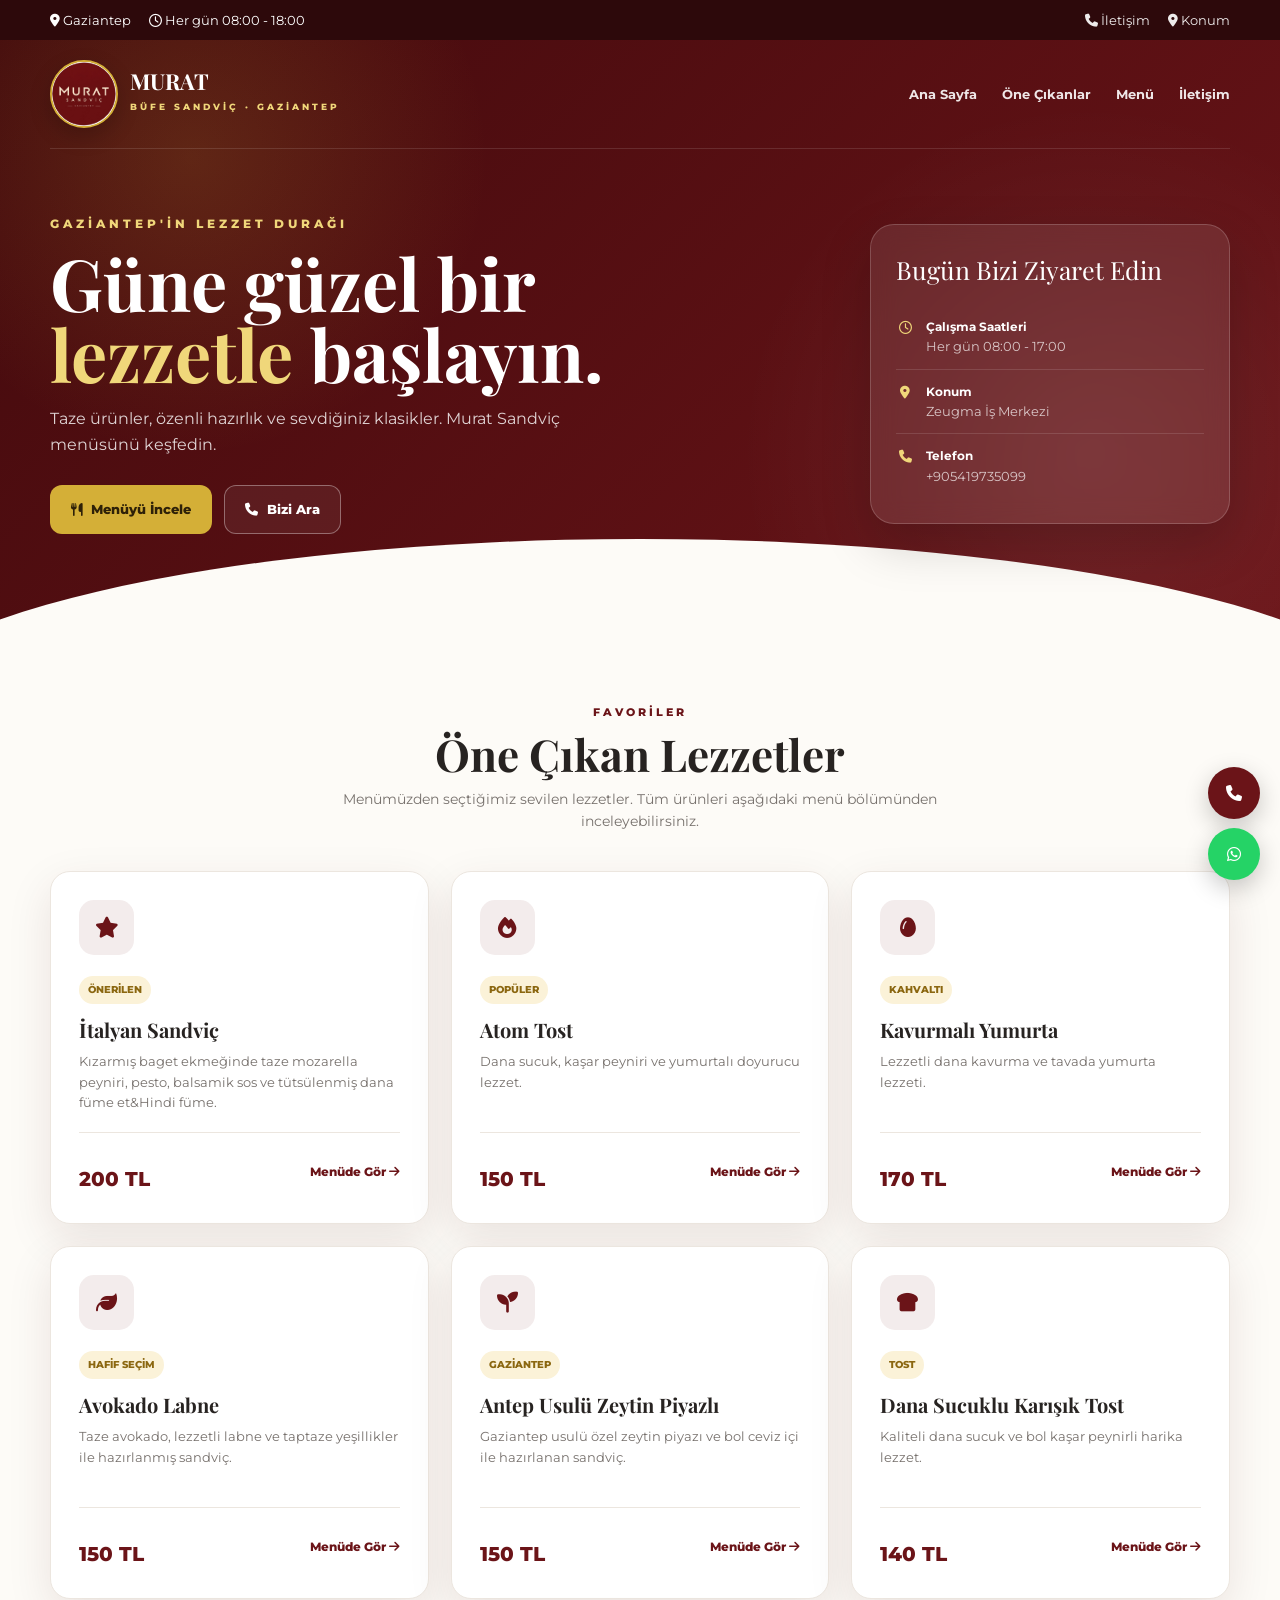
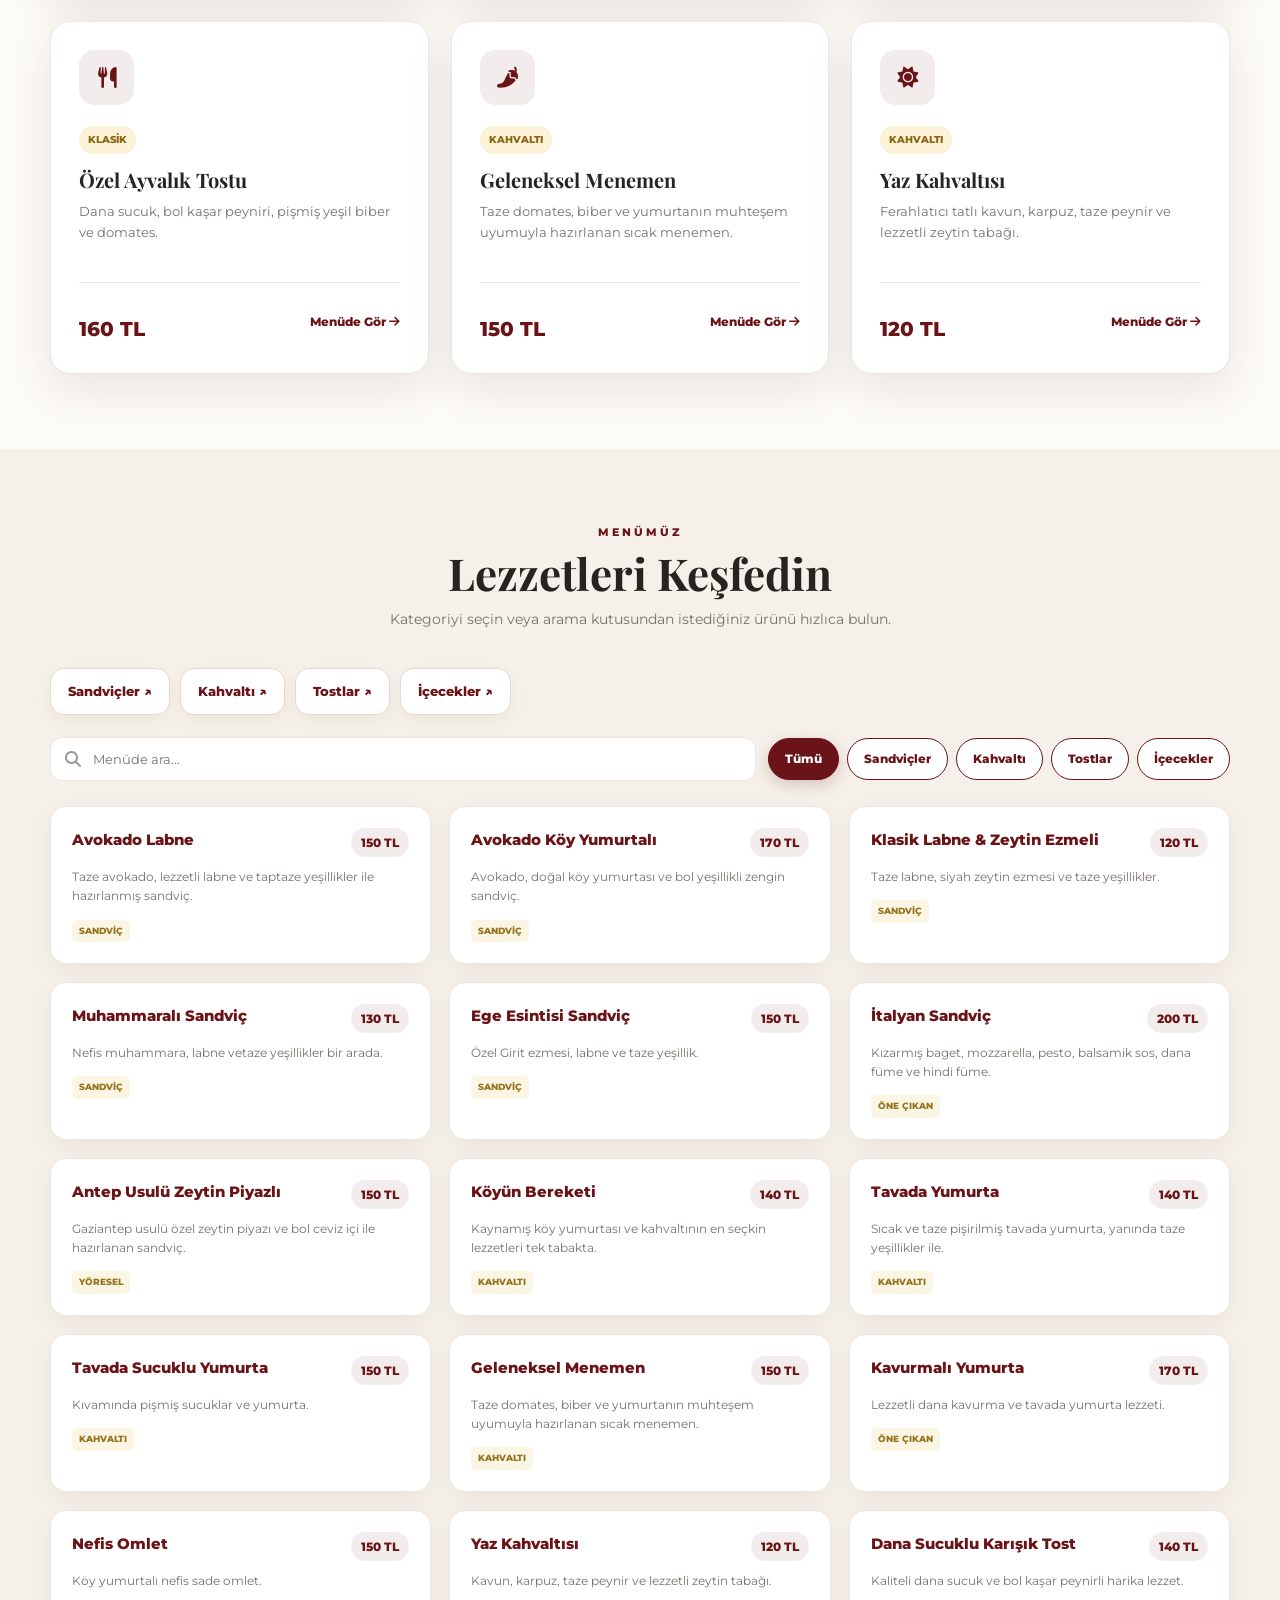
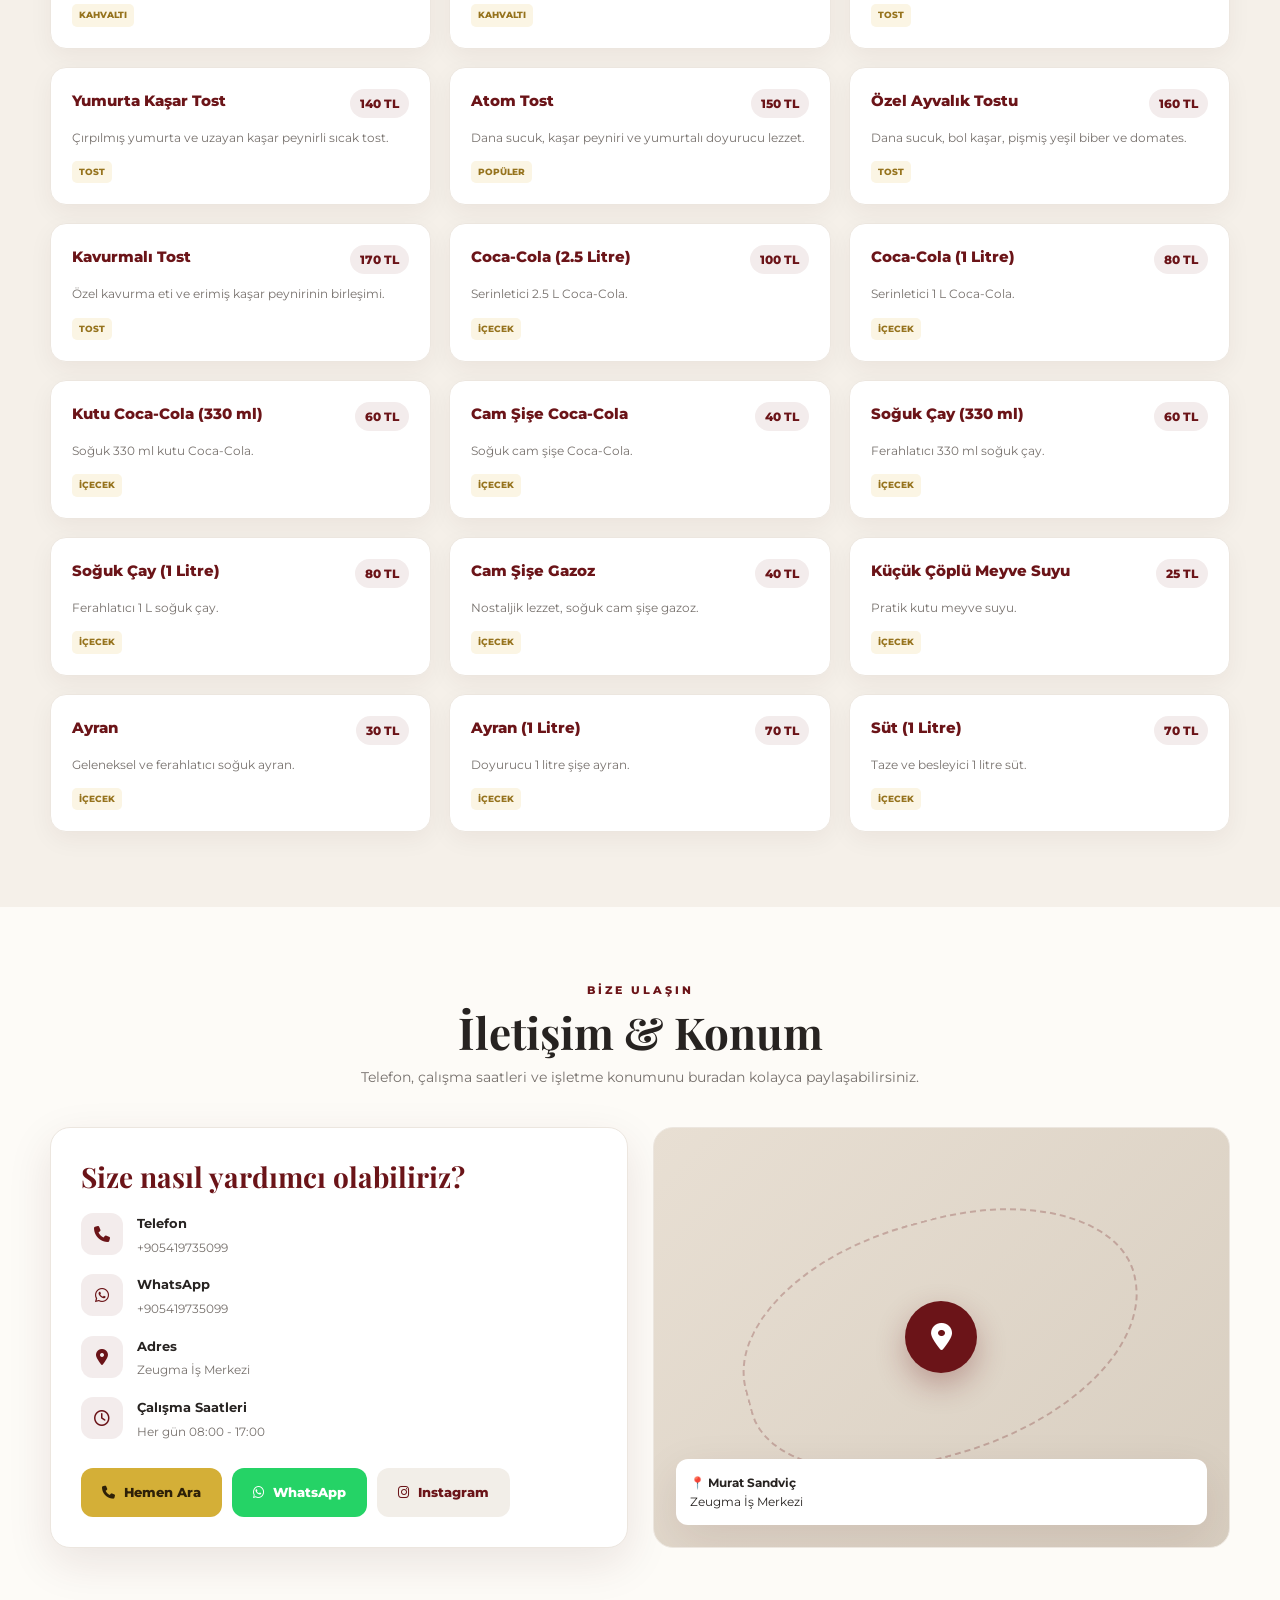
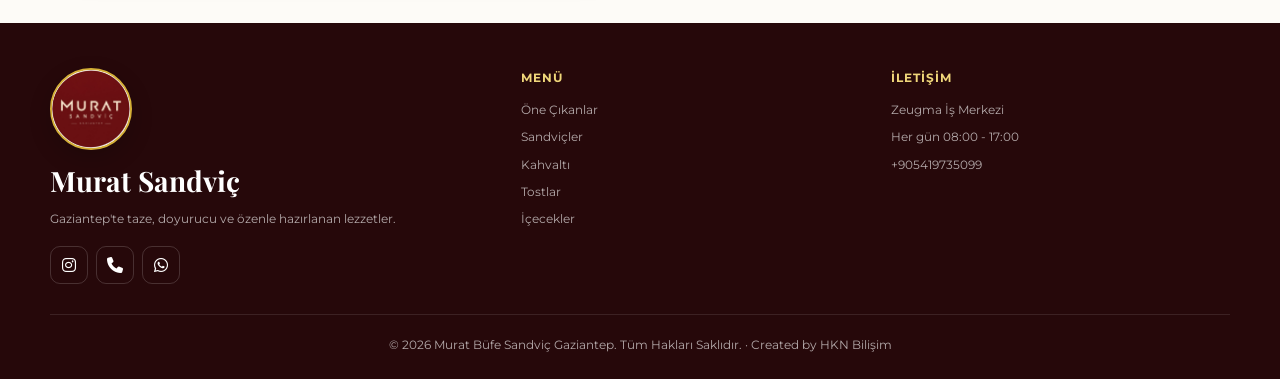
<file: index.html>
<!DOCTYPE html>
<html lang="tr">
<head>
<meta charset="UTF-8">
<meta name="viewport" content="width=device-width, initial-scale=1.0">
<meta name="theme-color" content="#6b1418">
<meta name="description" content="Murat Sandviç Gaziantep - Menü, öne çıkan lezzetler, iletişim ve güncel ürünler.">
<meta http-equiv="Cache-Control" content="no-cache, no-store, must-revalidate">
<meta http-equiv="Pragma" content="no-cache">
<meta http-equiv="Expires" content="0">
<title>MURAT BÜFE SANDVİÇ | Gaziantep Menü</title>

<link rel="preconnect" href="https://fonts.googleapis.com">
<link rel="preconnect" href="https://fonts.gstatic.com" crossorigin>
<link href="https://fonts.googleapis.com/css2?family=Montserrat:wght@400;500;600;700;800&family=Playfair+Display:wght@600;700;800&display=swap" rel="stylesheet">
<link rel="stylesheet" href="https://cdnjs.cloudflare.com/ajax/libs/font-awesome/6.5.2/css/all.min.css">

<style>
:root{
  --primary:#6b1418;
  --primary-dark:#430a0d;
  --primary-light:#8b2328;
  --gold:#d4af37;
  --gold-light:#f0d77a;
  --cream:#fdfbf7;
  --white:#fff;
  --text:#272321;
  --muted:#77716d;
  --line:#ece6df;
  --shadow:0 15px 45px rgba(65,20,20,.10);
  --radius:20px;
  --transition:.3s ease;
}
*{box-sizing:border-box;margin:0;padding:0}
html{scroll-behavior:smooth}
body{
  font-family:'Montserrat',sans-serif;background:var(--cream);color:var(--text);
  line-height:1.6;overflow-x:hidden;
}
a{text-decoration:none;color:inherit}
button{font:inherit}
.container{width:min(1180px,calc(100% - 36px));margin:auto}

/* TOP BAR */
.topbar{
  background:#2d090b;color:#fff;font-size:13px;
}
.topbar-inner{
  min-height:40px;display:flex;justify-content:space-between;align-items:center;gap:20px;
}
.topbar a{color:#fff;opacity:.92}.topbar a:hover{color:var(--gold-light)}
.topbar-left,.topbar-right{display:flex;gap:18px;align-items:center}

/* HEADER / HERO */
header{
  position:relative;overflow:hidden;color:#fff;
  background:
    radial-gradient(circle at 15% 20%,rgba(212,175,55,.16),transparent 25%),
    radial-gradient(circle at 85% 70%,rgba(255,255,255,.08),transparent 30%),
    linear-gradient(135deg,var(--primary-dark),var(--primary));
}
header:after{
  content:"";position:absolute;inset:auto -10% -90px -10%;height:180px;
  background:var(--cream);border-radius:50% 50% 0 0/100% 100% 0 0;
}
.nav{
  position:relative;z-index:3;display:flex;align-items:center;justify-content:space-between;
  padding:20px 0;border-bottom:1px solid rgba(255,255,255,.12);
}
.brand{display:flex;align-items:center;gap:12px;font-weight:800}

.brand-mark{
  width:68px;height:68px;border-radius:50%;overflow:hidden;
  border:2px solid var(--gold);background:#fff;display:block;flex:0 0 auto;
  box-shadow:0 8px 22px rgba(0,0,0,.20);
}
.brand-mark img{width:100%;height:100%;display:block;object-fit:cover}
.footer-logo{
  width:82px;height:82px;border-radius:50%;overflow:hidden;
  border:2px solid var(--gold);background:#fff;margin-bottom:12px;
  box-shadow:0 8px 22px rgba(0,0,0,.18);
}
.footer-logo img{width:100%;height:100%;display:block;object-fit:cover}

.brand-text strong{display:block;font-family:'Playfair Display',serif;font-size:22px;line-height:1}
.brand-text span{font-size:9px;letter-spacing:3px;color:var(--gold-light)}
.nav-links{display:flex;gap:25px;font-size:13px;font-weight:700}
.nav-links a{opacity:.9}.nav-links a:hover{color:var(--gold-light)}
.mobile-menu{display:none;border:0;background:transparent;color:#fff;font-size:23px}

.hero{
  min-height:480px;display:grid;grid-template-columns:1.1fr .9fr;align-items:center;
  gap:30px;position:relative;z-index:2;padding:60px 0 90px;
}
.eyebrow{color:var(--gold-light);letter-spacing:4px;font-size:12px;font-weight:800;text-transform:uppercase;margin-bottom:14px}
.hero h1{font:700 clamp(42px,6vw,72px)/.98 'Playfair Display',serif;margin-bottom:18px}
.hero h1 span{color:var(--gold-light)}
.hero p{max-width:600px;color:rgba(255,255,255,.82);font-size:16px}
.hero-actions{display:flex;gap:12px;flex-wrap:wrap;margin-top:28px}
.btn{
  display:inline-flex;align-items:center;justify-content:center;gap:9px;
  padding:13px 20px;border-radius:12px;border:1px solid transparent;font-weight:800;font-size:13px;
  cursor:pointer;transition:var(--transition)
}
.btn-primary{background:var(--gold);color:#2e2108}
.btn-primary:hover{transform:translateY(-2px);background:var(--gold-light)}
.btn-outline{border-color:rgba(255,255,255,.35);color:#fff;background:rgba(255,255,255,.06)}
.btn-outline:hover{background:#fff;color:var(--primary)}
.hero-card{
  justify-self:end;width:min(360px,100%);padding:25px;border-radius:24px;
  background:rgba(255,255,255,.09);border:1px solid rgba(255,255,255,.18);
  backdrop-filter:blur(12px);box-shadow:0 20px 50px rgba(0,0,0,.18);
}
.hero-card-title{font-family:'Playfair Display',serif;font-size:25px;margin-bottom:15px}
.info-row{display:flex;gap:12px;padding:12px 0;border-bottom:1px solid rgba(255,255,255,.12);font-size:13px}
.info-row:last-child{border:0}
.info-row i{color:var(--gold-light);width:18px;text-align:center;margin-top:4px}
.info-row strong{display:block;font-size:12px}.info-row span{color:rgba(255,255,255,.72)}

/* SECTIONS */
section{padding:75px 0}
.section-head{text-align:center;margin-bottom:38px}
.section-kicker{font-size:11px;letter-spacing:3px;color:var(--primary);font-weight:800;text-transform:uppercase}
.section-head h2{font:700 clamp(30px,4vw,44px)/1.1 'Playfair Display',serif;margin:8px 0 10px}
.section-head p{color:var(--muted);max-width:650px;margin:auto;font-size:14px}

/* FEATURED */
.featured-grid{display:grid;grid-template-columns:repeat(3,1fr);gap:22px}
.feature-card{
  position:relative;overflow:hidden;background:#fff;border:1px solid var(--line);
  border-radius:var(--radius);box-shadow:var(--shadow);padding:28px;
  transition:var(--transition)
}
.feature-card:hover{transform:translateY(-6px)}
.feature-icon{
  width:55px;height:55px;border-radius:15px;display:grid;place-items:center;
  background:rgba(107,20,24,.08);color:var(--primary);font-size:21px;margin-bottom:20px
}
.badge{display:inline-flex;padding:6px 9px;border-radius:20px;background:#fbf2d8;color:#8b6710;font-size:10px;font-weight:800}
.feature-card h3{font:700 23px 'Playfair Display',serif;margin:13px 0 8px;color:var(--primary)}
.feature-card p{font-size:13px;color:var(--muted)}
.feature-price{font-weight:800;color:var(--primary);margin-top:15px}

/* MENU */
.menu-section{background:#f5f0e9}
.menu-tools{display:flex;gap:12px;justify-content:space-between;align-items:center;flex-wrap:wrap;margin-bottom:25px}
.search{
  position:relative;flex:1;min-width:240px
}
.search i{position:absolute;left:15px;top:50%;transform:translateY(-50%);color:#999}
.search input{
  width:100%;padding:13px 15px 13px 42px;border:1px solid var(--line);border-radius:12px;
  outline:none;background:#fff;font-family:inherit
}
.search input:focus{border-color:var(--gold)}
.categories{display:flex;gap:8px;flex-wrap:wrap}
.filter-btn{
  border:1px solid var(--primary);background:#fff;color:var(--primary);
  padding:10px 16px;border-radius:30px;font-weight:800;font-size:12px;cursor:pointer;transition:var(--transition)
}
.filter-btn:hover,.filter-btn.active{background:var(--primary);color:#fff;box-shadow:0 5px 15px rgba(107,20,24,.2)}
.menu-grid{display:grid;grid-template-columns:repeat(3,1fr);gap:18px}
.menu-card{
  background:#fff;border:1px solid var(--line);border-radius:16px;padding:21px;
  box-shadow:0 8px 25px rgba(50,20,10,.05);transition:var(--transition);
  animation:fadeUp .35s ease both
}
.menu-card:hover{transform:translateY(-4px);box-shadow:0 15px 35px rgba(107,20,24,.12)}
.card-header{display:flex;justify-content:space-between;gap:12px;align-items:flex-start}
.card-title{font-size:15px;font-weight:800;color:var(--primary)}
.card-price{white-space:nowrap;background:rgba(107,20,24,.08);color:var(--primary);padding:5px 10px;border-radius:20px;font-weight:800;font-size:12px}
.card-desc{font-size:12px;color:var(--muted);margin-top:10px}
.card-tag{display:inline-block;margin-top:14px;font-size:9px;font-weight:800;color:#96731d;background:#fbf5e4;padding:4px 7px;border-radius:5px}
.empty{grid-column:1/-1;text-align:center;padding:50px;color:var(--muted);display:none}
@keyframes fadeUp{from{opacity:0;transform:translateY(8px)}to{opacity:1;transform:none}}

/* CONTACT */
.contact-grid{display:grid;grid-template-columns:1fr 1fr;gap:25px}
.contact-card{
  background:#fff;border:1px solid var(--line);border-radius:var(--radius);padding:30px;box-shadow:var(--shadow)
}
.contact-card h3{font:700 28px 'Playfair Display',serif;color:var(--primary);margin-bottom:18px}
.contact-list{display:grid;gap:15px}
.contact-item{display:flex;gap:14px;align-items:flex-start}
.contact-item i{
  width:42px;height:42px;display:grid;place-items:center;border-radius:12px;
  background:rgba(107,20,24,.08);color:var(--primary)
}
.contact-item strong{display:block;font-size:13px}.contact-item span{font-size:12px;color:var(--muted)}
.contact-buttons{display:flex;gap:10px;flex-wrap:wrap;margin-top:25px}
.map-box{
  min-height:360px;border-radius:var(--radius);overflow:hidden;background:
  linear-gradient(135deg,#e8dfd3,#d8cec0);
  position:relative;display:grid;place-items:center;border:1px solid var(--line)
}
.map-box:before{content:"";position:absolute;width:70%;height:55%;border:2px dashed rgba(107,20,24,.25);border-radius:50% 45% 55% 40%;transform:rotate(-15deg)}
.map-pin{
  position:relative;z-index:2;width:72px;height:72px;border-radius:50%;background:var(--primary);
  color:#fff;display:grid;place-items:center;font-size:28px;box-shadow:0 12px 30px rgba(107,20,24,.3)
}
.map-label{position:absolute;bottom:22px;left:22px;right:22px;background:#fff;padding:14px;border-radius:12px;font-size:12px;box-shadow:var(--shadow)}

/* FOOTER */
footer{background:#26080a;color:#fff;padding:45px 0 25px}
.footer-grid{display:grid;grid-template-columns:1.3fr 1fr 1fr;gap:30px}
.footer-brand{font:700 28px 'Playfair Display',serif}
footer p,footer li{font-size:12px;color:rgba(255,255,255,.65)}
footer h4{font-size:12px;letter-spacing:1px;margin-bottom:13px;color:var(--gold-light)}
footer ul{list-style:none;display:grid;gap:8px}
.socials{display:flex;gap:8px;margin-top:18px}
.socials a{width:38px;height:38px;border:1px solid rgba(255,255,255,.16);border-radius:10px;display:grid;place-items:center}
.socials a:hover{background:var(--primary)}
.copyright{border-top:1px solid rgba(255,255,255,.1);margin-top:30px;padding-top:20px;text-align:center}

/* FLOATING CONTACT */
.floating{
  position:fixed;right:20px;bottom:20px;z-index:20;display:flex;flex-direction:column;gap:9px
}
.float-btn{
  width:52px;height:52px;border-radius:50%;display:grid;place-items:center;color:#fff;
  box-shadow:0 8px 25px rgba(0,0,0,.22);transition:var(--transition)
}
.float-btn:hover{transform:scale(1.08)}
.float-call{background:var(--primary)}
.float-wa{background:#25d366}

/* MOBILE */
@media(max-width:900px){
  .hero{grid-template-columns:1fr;padding-top:45px}.hero-card{justify-self:start}
  .featured-grid,.menu-grid{grid-template-columns:repeat(2,1fr)}
  .contact-grid{grid-template-columns:1fr}.footer-grid{grid-template-columns:1fr 1fr}
  .nav-links{display:none}.mobile-menu{display:block}
}
@media(max-width:600px){
  .topbar-inner{justify-content:center}.topbar-left{display:none}
  .container{width:min(100% - 24px,1180px)}
  .hero{padding:38px 0 75px}.hero h1{font-size:44px}
  section{padding:55px 0}
  .featured-grid,.menu-grid{grid-template-columns:1fr}
  .menu-tools{align-items:stretch}.search{min-width:100%}
  .categories{overflow-x:auto;flex-wrap:nowrap;padding-bottom:5px}
  .filter-btn{white-space:nowrap}
  .footer-grid{grid-template-columns:1fr}
  .float-btn{width:48px;height:48px}
}

.feature-card h3{font-size:20px;line-height:1.25;margin:13px 0 9px;color:var(--text)}
.feature-card p{color:var(--muted);font-size:13px;min-height:63px}
.feature-bottom{display:flex;align-items:center;justify-content:space-between;gap:12px;margin-top:18px;padding-top:15px;border-top:1px solid var(--line)}
.feature-link{font-size:12px;font-weight:800;color:var(--primary);white-space:nowrap}
.feature-link:hover{color:var(--primary-light)}
.feature-price{font-size:20px;font-weight:800;color:var(--primary)}
@media(max-width:900px){.featured-grid{grid-template-columns:repeat(2,1fr)}}
@media(max-width:600px){.featured-grid{grid-template-columns:1fr}.brand-mark{width:58px;height:58px}.footer-logo{width:70px;height:70px}}
</style>
<style>
.menu-card{cursor:pointer}.menu-card:focus-visible,.category-link:focus-visible{outline:3px solid var(--gold);outline-offset:3px}
.category-pages{display:flex;flex-wrap:wrap;gap:10px;margin:0 0 22px}.category-link{display:inline-flex;align-items:center;gap:10px;padding:12px 17px;background:white;border:1px solid #e7d9cc;border-radius:14px;color:var(--primary);font-weight:800;font-size:13px;box-shadow:0 6px 18px #4515150b}.category-link:hover{background:var(--primary);color:white}
.product-overlay{position:fixed;inset:0;z-index:9999;background:#16090bd1;display:none;align-items:center;justify-content:center;padding:18px;backdrop-filter:blur(5px)}.product-overlay.open{display:flex}.product-dialog{background:var(--cream);color:var(--text);width:min(580px,100%);max-height:90vh;overflow:auto;border-radius:24px;padding:clamp(22px,5vw,36px);box-shadow:0 28px 90px #0006;position:relative}.product-dialog h2{font:700 clamp(26px,5vw,38px) 'Playfair Display',serif;color:var(--primary);margin:14px 0}.product-dialog p{color:var(--muted);font-size:14px;line-height:1.8}.product-close{position:absolute;right:18px;top:18px;border:0;background:#eee1d8;border-radius:50%;height:36px;width:36px;cursor:pointer;font-size:24px}.product-dialog .detail-price{font-size:21px;color:var(--primary);font-weight:800;margin-top:18px}.video-box{margin-top:22px}.video-box h3{margin-bottom:12px;color:var(--primary);font-size:15px}.video-box video,.video-box iframe{width:100%;aspect-ratio:16/9;border:0;border-radius:14px;background:#140c0c}
</style>
</head>

<body>

<!--
  ============================================================
  BURADAKİ BİLGİLERİ KENDİ BİLGİLERİNLE DEĞİŞTİR.
  Telefon / WhatsApp / adres / Instagram için tek yerden düzenle.
  ============================================================
-->
<script>
const RESTAURANT = {
  name: "Murat Sandviç",
  city: "Gaziantep",
  phone: "+905419735099",
  whatsapp: "+905419735099",
  address: "Zeugma İş Merkezi",
  instagram: "muratbufesandvic",
  hours: "Her gün 08:00 - 17:00"
};
</script>

<div class="topbar">
  <div class="container topbar-inner">
    <div class="topbar-left">
      <span><i class="fa-solid fa-location-dot"></i> Gaziantep</span>
      <span><i class="fa-regular fa-clock"></i> Her gün 08:00 - 18:00</span>
    </div>
    <div class="topbar-right">
      <a id="topPhone" href="#"><i class="fa-solid fa-phone"></i> İletişim</a>
      <a href="#contact"><i class="fa-solid fa-location-dot"></i> Konum</a>
    </div>
  </div>
</div>

<header id="home">
  <div class="container">
    <nav class="nav">
      <a class="brand" href="#home">
        <div class="brand-mark"><img src="[data-uri]" alt="Murat Sandviç Gaziantep logosu"></div>
        <div class="brand-text">
          <strong>MURAT</strong>
          <span>BÜFE SANDVİÇ · GAZİANTEP</span>
        </div>
      </a>
      <div class="nav-links">
        <a href="#home">Ana Sayfa</a>
        <a href="#featured">Öne Çıkanlar</a>
        <a href="#menu">Menü</a>
        <a href="#contact">İletişim</a>
      </div>
      <button class="mobile-menu" aria-label="Menüyü aç"><i class="fa-solid fa-bars"></i></button>
    </nav>

    <div class="hero">
      <div>
        <div class="eyebrow">Gaziantep'in Lezzet Durağı</div>
        <h1>Güne güzel bir <span>lezzetle</span> başlayın.</h1>
        <p>Taze ürünler, özenli hazırlık ve sevdiğiniz klasikler. Murat Sandviç menüsünü keşfedin.</p>
        <div class="hero-actions">
          <a class="btn btn-primary" href="#menu"><i class="fa-solid fa-utensils"></i> Menüyü İncele</a>
          <a class="btn btn-outline" id="heroCall" href="#"><i class="fa-solid fa-phone"></i> Bizi Ara</a>
        </div>
      </div>

      <div class="hero-card">
        <div class="hero-card-title">Bugün Bizi Ziyaret Edin</div>
        <div class="info-row">
          <i class="fa-regular fa-clock"></i>
          <div><strong>Çalışma Saatleri</strong><span id="heroHours">Her gün 08:00 - 17:00</span></div>
        </div>
        <div class="info-row">
          <i class="fa-solid fa-location-dot"></i>
          <div><strong>Konum</strong><span id="heroAddress">Adres bilgisi eklenmedi</span></div>
        </div>
        <div class="info-row">
          <i class="fa-solid fa-phone"></i>
          <div><strong>Telefon</strong><span id="heroPhone">Telefon bilgisi eklenmedi</span></div>
        </div>
      </div>
    </div>
  </div>
</header>

<main>

<section id="featured">
  <div class="container">
    <div class="section-head">
      <div class="section-kicker">Favoriler</div>
      <h2>Öne Çıkan Lezzetler</h2>
      <p>Menümüzden seçtiğimiz sevilen lezzetler. Tüm ürünleri aşağıdaki menü bölümünden inceleyebilirsiniz.</p>
    </div>

    <div class="featured-grid">
      <article class="feature-card">
        <div class="feature-icon"><i class="fa-solid fa-star"></i></div>
        <span class="badge">ÖNERİLEN</span>
        <h3>İtalyan Sandviç</h3>
        <p>Kızarmış baget ekmeğinde taze mozarella peyniri, pesto, balsamik sos ve tütsülenmiş dana füme et&Hindi füme.</p>
        <div class="feature-bottom"><div class="feature-price">200 TL</div><a href="#menu" class="feature-link">Menüde Gör <i class="fa-solid fa-arrow-right"></i></a></div>
      </article>

      <article class="feature-card">
        <div class="feature-icon"><i class="fa-solid fa-fire"></i></div>
        <span class="badge">POPÜLER</span>
        <h3>Atom Tost</h3>
        <p>Dana sucuk, kaşar peyniri ve yumurtalı doyurucu lezzet.</p>
        <div class="feature-bottom"><div class="feature-price">150 TL</div><a href="#menu" class="feature-link">Menüde Gör <i class="fa-solid fa-arrow-right"></i></a></div>
      </article>

      <article class="feature-card">
        <div class="feature-icon"><i class="fa-solid fa-egg"></i></div>
        <span class="badge">KAHVALTI</span>
        <h3>Kavurmalı Yumurta</h3>
        <p>Lezzetli dana kavurma ve tavada yumurta lezzeti.</p>
        <div class="feature-bottom"><div class="feature-price">170 TL</div><a href="#menu" class="feature-link">Menüde Gör <i class="fa-solid fa-arrow-right"></i></a></div>
      </article>

      <article class="feature-card">
        <div class="feature-icon"><i class="fa-solid fa-leaf"></i></div>
        <span class="badge">HAFİF SEÇİM</span>
        <h3>Avokado Labne</h3>
        <p>Taze avokado, lezzetli labne ve taptaze yeşillikler ile hazırlanmış sandviç.</p>
        <div class="feature-bottom"><div class="feature-price">150 TL</div><a href="#menu" class="feature-link">Menüde Gör <i class="fa-solid fa-arrow-right"></i></a></div>
      </article>

      <article class="feature-card">
        <div class="feature-icon"><i class="fa-solid fa-seedling"></i></div>
        <span class="badge">GAZİANTEP</span>
        <h3>Antep Usulü Zeytin Piyazlı</h3>
        <p>Gaziantep usulü özel zeytin piyazı ve bol ceviz içi ile hazırlanan sandviç.</p>
        <div class="feature-bottom"><div class="feature-price">150 TL</div><a href="#menu" class="feature-link">Menüde Gör <i class="fa-solid fa-arrow-right"></i></a></div>
      </article>

      <article class="feature-card">
        <div class="feature-icon"><i class="fa-solid fa-bread-slice"></i></div>
        <span class="badge">TOST</span>
        <h3>Dana Sucuklu Karışık Tost</h3>
        <p>Kaliteli dana sucuk ve bol kaşar peynirli harika lezzet.</p>
        <div class="feature-bottom"><div class="feature-price">140 TL</div><a href="#menu" class="feature-link">Menüde Gör <i class="fa-solid fa-arrow-right"></i></a></div>
      </article>

      <article class="feature-card">
        <div class="feature-icon"><i class="fa-solid fa-utensils"></i></div>
        <span class="badge">KLASİK</span>
        <h3>Özel Ayvalık Tostu</h3>
        <p>Dana sucuk, bol kaşar peyniri, pişmiş yeşil biber ve domates.</p>
        <div class="feature-bottom"><div class="feature-price">160 TL</div><a href="#menu" class="feature-link">Menüde Gör <i class="fa-solid fa-arrow-right"></i></a></div>
      </article>

      <article class="feature-card">
        <div class="feature-icon"><i class="fa-solid fa-pepper-hot"></i></div>
        <span class="badge">KAHVALTI</span>
        <h3>Geleneksel Menemen</h3>
        <p>Taze domates, biber ve yumurtanın muhteşem uyumuyla hazırlanan sıcak menemen.</p>
        <div class="feature-bottom"><div class="feature-price">150 TL</div><a href="#menu" class="feature-link">Menüde Gör <i class="fa-solid fa-arrow-right"></i></a></div>
      </article>

      <article class="feature-card">
        <div class="feature-icon"><i class="fa-solid fa-sun"></i></div>
        <span class="badge">KAHVALTI</span>
        <h3>Yaz Kahvaltısı</h3>
        <p>Ferahlatıcı tatlı kavun, karpuz, taze peynir ve lezzetli zeytin tabağı.</p>
        <div class="feature-bottom"><div class="feature-price">120 TL</div><a href="#menu" class="feature-link">Menüde Gör <i class="fa-solid fa-arrow-right"></i></a></div>
      </article>
    </div>
  </div>
</section>

<section class="menu-section" id="menu">
  <div class="container">
    <div class="section-head">
      <div class="section-kicker">Menümüz</div>
      <h2>Lezzetleri Keşfedin</h2>
      <p>Kategoriyi seçin veya arama kutusundan istediğiniz ürünü hızlıca bulun.</p>
    </div>

    <div class="category-pages"><a class="category-link" href="kategori.html?tur=sandvic">Sandviçler ↗</a><a class="category-link" href="kategori.html?tur=kahvalti">Kahvaltı ↗</a><a class="category-link" href="kategori.html?tur=tost">Tostlar ↗</a><a class="category-link" href="kategori.html?tur=icecek">İçecekler ↗</a></div>
<div class="menu-tools">
      <div class="search">
        <i class="fa-solid fa-magnifying-glass"></i>
        <input id="searchInput" type="search" placeholder="Menüde ara...">
      </div>
      <div class="categories">
        <button class="filter-btn active" data-category="all">Tümü</button>
        <button class="filter-btn" data-category="sandvic">Sandviçler</button>
        <button class="filter-btn" data-category="kahvalti">Kahvaltı</button>
        <button class="filter-btn" data-category="tost">Tostlar</button>
        <button class="filter-btn" data-category="icecek">İçecekler</button>
      </div>
    </div>

    <div class="menu-grid" id="menuGrid">

      <article class="menu-card" data-category="sandvic" data-name="avokado labne">
        <div class="card-header"><h3 class="card-title">Avokado Labne</h3><span class="card-price">150 TL</span></div>
        <p class="card-desc">Taze avokado, lezzetli labne ve taptaze yeşillikler ile hazırlanmış sandviç.</p><span class="card-tag">SANDVİÇ</span>
      </article>
      <article class="menu-card" data-category="sandvic" data-name="avokado köy yumurtalı">
        <div class="card-header"><h3 class="card-title">Avokado Köy Yumurtalı</h3><span class="card-price">170 TL</span></div>
        <p class="card-desc">Avokado, doğal köy yumurtası ve bol yeşillikli zengin sandviç.</p><span class="card-tag">SANDVİÇ</span>
      </article>
      <article class="menu-card" data-category="sandvic" data-name="klasik labne zeytin ezmeli">
        <div class="card-header"><h3 class="card-title">Klasik Labne & Zeytin Ezmeli</h3><span class="card-price">120 TL</span></div>
        <p class="card-desc">Taze labne, siyah zeytin ezmesi ve taze yeşillikler.</p><span class="card-tag">SANDVİÇ</span>
      </article>
      <article class="menu-card" data-category="sandvic" data-name="muhammaralı sandviç">
        <div class="card-header"><h3 class="card-title">Muhammaralı Sandviç</h3><span class="card-price">130 TL</span></div>
        <p class="card-desc">Nefis muhammara, labne vetaze yeşillikler bir arada.</p><span class="card-tag">SANDVİÇ</span>
      </article>
      <article class="menu-card" data-category="sandvic" data-name="ege esintisi sandviç">
        <div class="card-header"><h3 class="card-title">Ege Esintisi Sandviç</h3><span class="card-price">150 TL</span></div>
        <p class="card-desc">Özel Girit ezmesi, labne ve taze yeşillik.</p><span class="card-tag">SANDVİÇ</span>
      </article>
      <article class="menu-card" data-category="sandvic" data-name="italyan sandviç">
        <div class="card-header"><h3 class="card-title">İtalyan Sandviç</h3><span class="card-price">200 TL</span></div>
        <p class="card-desc">Kızarmış baget, mozzarella, pesto, balsamik sos, dana füme ve hindi füme.</p><span class="card-tag">ÖNE ÇIKAN</span>
      </article>
      <article class="menu-card" data-category="sandvic" data-name="antep usulü zeytin piyazlı">
        <div class="card-header"><h3 class="card-title">Antep Usulü Zeytin Piyazlı</h3><span class="card-price">150 TL</span></div>
        <p class="card-desc">Gaziantep usulü özel zeytin piyazı ve bol ceviz içi ile hazırlanan sandviç.</p><span class="card-tag">YÖRESEL</span>
      </article>

      <article class="menu-card" data-category="kahvalti" data-name="köyün bereketi">
        <div class="card-header"><h3 class="card-title">Köyün Bereketi</h3><span class="card-price">140 TL</span></div>
        <p class="card-desc">Kaynamış köy yumurtası ve kahvaltının en seçkin lezzetleri tek tabakta.</p><span class="card-tag">KAHVALTI</span>
      </article>
      <article class="menu-card" data-category="kahvalti" data-name="tavada yumurta">
        <div class="card-header"><h3 class="card-title">Tavada Yumurta</h3><span class="card-price">140 TL</span></div>
        <p class="card-desc">Sıcak ve taze pişirilmiş tavada yumurta, yanında taze yeşillikler ile.</p><span class="card-tag">KAHVALTI</span>
      </article>
      <article class="menu-card" data-category="kahvalti" data-name="tavada sucuklu yumurta">
        <div class="card-header"><h3 class="card-title">Tavada Sucuklu Yumurta</h3><span class="card-price">150 TL</span></div>
        <p class="card-desc">Kıvamında pişmiş sucuklar ve yumurta.</p><span class="card-tag">KAHVALTI</span>
      </article>
      <article class="menu-card" data-category="kahvalti" data-name="geleneksel menemen">
        <div class="card-header"><h3 class="card-title">Geleneksel Menemen</h3><span class="card-price">150 TL</span></div>
        <p class="card-desc">Taze domates, biber ve yumurtanın muhteşem uyumuyla hazırlanan sıcak menemen.</p><span class="card-tag">KAHVALTI</span>
      </article>
      <article class="menu-card" data-category="kahvalti" data-name="kavurmalı yumurta">
        <div class="card-header"><h3 class="card-title">Kavurmalı Yumurta</h3><span class="card-price">170 TL</span></div>
        <p class="card-desc">Lezzetli dana kavurma ve tavada yumurta lezzeti.</p><span class="card-tag">ÖNE ÇIKAN</span>
      </article>
      <article class="menu-card" data-category="kahvalti" data-name="nefis omlet">
        <div class="card-header"><h3 class="card-title">Nefis Omlet</h3><span class="card-price">150 TL</span></div>
        <p class="card-desc">Köy yumurtalı nefis sade omlet.</p><span class="card-tag">KAHVALTI</span>
      </article>
      <article class="menu-card" data-category="kahvalti" data-name="yaz kahvaltısı">
        <div class="card-header"><h3 class="card-title">Yaz Kahvaltısı</h3><span class="card-price">120 TL</span></div>
        <p class="card-desc">Kavun, karpuz, taze peynir ve lezzetli zeytin tabağı.</p><span class="card-tag">KAHVALTI</span>
      </article>

      <article class="menu-card" data-category="tost" data-name="dana sucuklu karışık tost">
        <div class="card-header"><h3 class="card-title">Dana Sucuklu Karışık Tost</h3><span class="card-price">140 TL</span></div>
        <p class="card-desc">Kaliteli dana sucuk ve bol kaşar peynirli harika lezzet.</p><span class="card-tag">TOST</span>
      </article>
      <article class="menu-card" data-category="tost" data-name="yumurta kaşar tost">
        <div class="card-header"><h3 class="card-title">Yumurta Kaşar Tost</h3><span class="card-price">140 TL</span></div>
        <p class="card-desc">Çırpılmış yumurta ve uzayan kaşar peynirli sıcak tost.</p><span class="card-tag">TOST</span>
      </article>
      <article class="menu-card" data-category="tost" data-name="atom tost">
        <div class="card-header"><h3 class="card-title">Atom Tost</h3><span class="card-price">150 TL</span></div>
        <p class="card-desc">Dana sucuk, kaşar peyniri ve yumurtalı doyurucu lezzet.</p><span class="card-tag">POPÜLER</span>
      </article>
      <article class="menu-card" data-category="tost" data-name="özel ayvalık tostu">
        <div class="card-header"><h3 class="card-title">Özel Ayvalık Tostu</h3><span class="card-price">160 TL</span></div>
        <p class="card-desc">Dana sucuk, bol kaşar, pişmiş yeşil biber ve domates.</p><span class="card-tag">TOST</span>
      </article>
      <article class="menu-card" data-category="tost" data-name="kavurmalı tost">
        <div class="card-header"><h3 class="card-title">Kavurmalı Tost</h3><span class="card-price">170 TL</span></div>
        <p class="card-desc">Özel kavurma eti ve erimiş kaşar peynirinin birleşimi.</p><span class="card-tag">TOST</span>
      </article>

      <article class="menu-card" data-category="icecek" data-name="coca cola 2.5 litre">
        <div class="card-header"><h3 class="card-title">Coca-Cola (2.5 Litre)</h3><span class="card-price">100 TL</span></div>
        <p class="card-desc">Serinletici 2.5 L Coca-Cola.</p><span class="card-tag">İÇECEK</span>
      </article>
      <article class="menu-card" data-category="icecek" data-name="coca cola 1 litre">
        <div class="card-header"><h3 class="card-title">Coca-Cola (1 Litre)</h3><span class="card-price">80 TL</span></div>
        <p class="card-desc">Serinletici 1 L Coca-Cola.</p><span class="card-tag">İÇECEK</span>
      </article>
      <article class="menu-card" data-category="icecek" data-name="kutu coca cola 330 ml">
        <div class="card-header"><h3 class="card-title">Kutu Coca-Cola (330 ml)</h3><span class="card-price">60 TL</span></div>
        <p class="card-desc">Soğuk 330 ml kutu Coca-Cola.</p><span class="card-tag">İÇECEK</span>
      </article>
      <article class="menu-card" data-category="icecek" data-name="cam şişe coca cola">
        <div class="card-header"><h3 class="card-title">Cam Şişe Coca-Cola</h3><span class="card-price">40 TL</span></div>
        <p class="card-desc">Soğuk cam şişe Coca-Cola.</p><span class="card-tag">İÇECEK</span>
      </article>
      <article class="menu-card" data-category="icecek" data-name="soğuk çay 330 ml">
        <div class="card-header"><h3 class="card-title">Soğuk Çay (330 ml)</h3><span class="card-price">60 TL</span></div>
        <p class="card-desc">Ferahlatıcı 330 ml soğuk çay.</p><span class="card-tag">İÇECEK</span>
      </article>
      <article class="menu-card" data-category="icecek" data-name="soğuk çay 1 litre">
        <div class="card-header"><h3 class="card-title">Soğuk Çay (1 Litre)</h3><span class="card-price">80 TL</span></div>
        <p class="card-desc">Ferahlatıcı 1 L soğuk çay.</p><span class="card-tag">İÇECEK</span>
      </article>
      <article class="menu-card" data-category="icecek" data-name="cam şişe gazoz">
        <div class="card-header"><h3 class="card-title">Cam Şişe Gazoz</h3><span class="card-price">40 TL</span></div>
        <p class="card-desc">Nostaljik lezzet, soğuk cam şişe gazoz.</p><span class="card-tag">İÇECEK</span>
      </article>
      <article class="menu-card" data-category="icecek" data-name="küçük çöplü meyve suyu">
        <div class="card-header"><h3 class="card-title">Küçük Çöplü Meyve Suyu</h3><span class="card-price">25 TL</span></div>
        <p class="card-desc">Pratik kutu meyve suyu.</p><span class="card-tag">İÇECEK</span>
      </article>
      <article class="menu-card" data-category="icecek" data-name="ayran">
        <div class="card-header"><h3 class="card-title">Ayran</h3><span class="card-price">30 TL</span></div>
        <p class="card-desc">Geleneksel ve ferahlatıcı soğuk ayran.</p><span class="card-tag">İÇECEK</span>
      </article>
      <article class="menu-card" data-category="icecek" data-name="ayran 1 litre">
        <div class="card-header"><h3 class="card-title">Ayran (1 Litre)</h3><span class="card-price">70 TL</span></div>
        <p class="card-desc">Doyurucu 1 litre şişe ayran.</p><span class="card-tag">İÇECEK</span>
      </article>
      <article class="menu-card" data-category="icecek" data-name="süt 1 litre">
        <div class="card-header"><h3 class="card-title">Süt (1 Litre)</h3><span class="card-price">70 TL</span></div>
        <p class="card-desc">Taze ve besleyici 1 litre süt.</p><span class="card-tag">İÇECEK</span>
      </article>

      <div class="empty" id="empty">
        <i class="fa-solid fa-magnifying-glass" style="font-size:28px;margin-bottom:10px"></i>
        <div>Aradığın ürün bulunamadı.</div>
      </div>
    </div>
  </div>
</section>

<section id="contact">
  <div class="container">
    <div class="section-head">
      <div class="section-kicker">Bize Ulaşın</div>
      <h2>İletişim & Konum</h2>
      <p>Telefon, çalışma saatleri ve işletme konumunu buradan kolayca paylaşabilirsiniz.</p>
    </div>

    <div class="contact-grid">
      <div class="contact-card">
        <h3>Size nasıl yardımcı olabiliriz?</h3>
        <div class="contact-list">
          <div class="contact-item">
            <i class="fa-solid fa-phone"></i>
            <div><strong>Telefon</strong><span id="contactPhone">Telefon numarası eklenmedi</span></div>
          </div>
          <div class="contact-item">
            <i class="fa-brands fa-whatsapp"></i>
            <div><strong>WhatsApp</strong><span id="contactWhatsApp">WhatsApp numarası eklenmedi</span></div>
          </div>
          <div class="contact-item">
            <i class="fa-solid fa-location-dot"></i>
            <div><strong>Adres</strong><span id="contactAddress">Adres bilgisi eklenmedi</span></div>
          </div>
          <div class="contact-item">
            <i class="fa-regular fa-clock"></i>
            <div><strong>Çalışma Saatleri</strong><span id="contactHours">Her gün 08:00 - 23:00</span></div>
          </div>
        </div>
        <div class="contact-buttons">
          <a class="btn btn-primary" id="contactCall" href="#"><i class="fa-solid fa-phone"></i> Hemen Ara</a>
          <a class="btn" id="contactWA" href="#" style="background:#25d366;color:#fff"><i class="fa-brands fa-whatsapp"></i> WhatsApp</a>
          <a class="btn" id="contactInstagram" href="#" target="_blank" style="background:#f2eee8;color:var(--primary)"><i class="fa-brands fa-instagram"></i> Instagram</a>
        </div>
      </div>

      <div class="map-box">
        <div class="map-pin"><i class="fa-solid fa-location-dot"></i></div>
        <div class="map-label"><strong>📍 Murat Sandviç</strong><br><span id="mapAddress">Adres bilgisi eklenmedi. Adresini yukarıdaki RESTAURANT alanına yaz.</span></div>
      </div>
    </div>
  </div>
</section>

</main>

<footer>
  <div class="container">
    <div class="footer-grid">
      <div>
        <div class="footer-logo"><img src="[data-uri]" alt="Murat Sandviç logosu"></div><div class="footer-brand">Murat Sandviç</div>
        <p style="margin-top:10px">Gaziantep'te taze, doyurucu ve özenle hazırlanan lezzetler.</p>
        <div class="socials">
          <a id="footerInstagram" href="#" target="_blank" aria-label="Instagram"><i class="fa-brands fa-instagram"></i></a>
          <a id="footerPhone" href="#" aria-label="Telefon"><i class="fa-solid fa-phone"></i></a>
          <a id="footerWA" href="#" aria-label="WhatsApp"><i class="fa-brands fa-whatsapp"></i></a>
        </div>
      </div>
      <div>
        <h4>MENÜ</h4>
        <ul>
          <li><a href="#featured">Öne Çıkanlar</a></li>
          <li><a href="#menu">Sandviçler</a></li>
          <li><a href="#menu">Kahvaltı</a></li>
          <li><a href="#menu">Tostlar</a></li>
          <li><a href="#menu">İçecekler</a></li>
        </ul>
      </div>
      <div>
        <h4>İLETİŞİM</h4>
        <ul>
          <li id="footerAddress">Adres eklenmedi</li>
          <li id="footerHours">Her gün 08:00 - 23:00</li>
          <li id="footerPhoneText">Telefon eklenmedi</li>
        </ul>
      </div>
    </div>
    <div class="copyright">
      <p>© 2026 Murat Büfe Sandviç Gaziantep. Tüm Hakları Saklıdır. · Created by HKN Bilişim</p>
    </div>
  </div>
</footer>

<div class="floating">
  <a class="float-btn float-call" id="floatCall" href="#" aria-label="Ara"><i class="fa-solid fa-phone"></i></a>
  <a class="float-btn float-wa" id="floatWA" href="#" target="_blank" aria-label="WhatsApp"><i class="fa-brands fa-whatsapp"></i></a>
</div>

<script>
/* İLETİŞİM BİLGİLERİNİ OTOMATİK YERLEŞTİR */
function setupContact(){
  const phoneRaw = RESTAURANT.phone.replace(/\D/g,'');
  const waRaw = RESTAURANT.whatsapp.replace(/\D/g,'');
  const phoneDisplay = RESTAURANT.phone.includes("EKLE") ? "Telefon numarası eklenmedi" : RESTAURANT.phone;
  const waDisplay = RESTAURANT.whatsapp.includes("EKLE") ? "WhatsApp numarası eklenmedi" : RESTAURANT.whatsapp;
  const address = RESTAURANT.address.includes("EKLE") ? "Adres bilgisi eklenmedi" : RESTAURANT.address;

  document.querySelectorAll('#heroPhone,#contactPhone,#footerPhoneText').forEach(x=>x.textContent=phoneDisplay);
  document.querySelector('#contactWhatsApp').textContent=waDisplay;
  document.querySelectorAll('#heroAddress,#contactAddress,#mapAddress,#footerAddress').forEach(x=>x.textContent=address);
  document.querySelectorAll('#heroHours,#contactHours,#footerHours').forEach(x=>x.textContent=RESTAURANT.hours);

  const phoneLinks=['topPhone','heroCall','contactCall','footerPhone','floatCall'];
  phoneLinks.forEach(id=>{
    const el=document.getElementById(id);
    if(el && phoneRaw && !RESTAURANT.phone.includes("EKLE")) el.href='tel:'+phoneRaw;
  });

  const waLinks=['contactWA','footerWA','floatWA'];
  waLinks.forEach(id=>{
    const el=document.getElementById(id);
    if(el && waRaw && !RESTAURANT.whatsapp.includes("EKLE")){
      el.href='https://wa.me/'+waRaw;
    }
  });

  const insta = RESTAURANT.instagram.includes("EKLE") ? "#" : "https://instagram.com/"+RESTAURANT.instagram.replace('@','');
  ['contactInstagram','footerInstagram'].forEach(id=>{
    const el=document.getElementById(id);
    if(el) el.href=insta;
  });
}
setupContact();

/* MENÜ FİLTRE + ARAMA */
let activeCategory='all';
const cards=[...document.querySelectorAll('.menu-card')];
const buttons=[...document.querySelectorAll('.filter-btn')];
const searchInput=document.getElementById('searchInput');
const empty=document.getElementById('empty');

function renderMenu(){
  const q=searchInput.value.toLocaleLowerCase('tr-TR').trim();
  let visible=0;
  cards.forEach(card=>{
    const category=card.dataset.category;
    const name=card.dataset.name.toLocaleLowerCase('tr-TR');
    const desc=card.querySelector('.card-desc').textContent.toLocaleLowerCase('tr-TR');
    const categoryOK=activeCategory==='all'||category===activeCategory;
    const searchOK=!q||name.includes(q)||desc.includes(q);
    const show=categoryOK&&searchOK;
    card.style.display=show?'block':'none';
    if(show) visible++;
  });
  empty.style.display=visible?'none':'block';
}
buttons.forEach(btn=>{
  btn.addEventListener('click',()=>{
    buttons.forEach(b=>b.classList.remove('active'));
    btn.classList.add('active');
    activeCategory=btn.dataset.category;
    renderMenu();
  });
});
searchInput.addEventListener('input',renderMenu);

/* MOBİL NAV */
document.querySelector('.mobile-menu').addEventListener('click',()=>{
  const links=document.querySelector('.nav-links');
  const open=links.style.display==='flex';
  links.style.display=open?'none':'flex';
  if(!open){
    links.style.position='absolute';
    links.style.top='78px';
    links.style.left='0';
    links.style.right='0';
    links.style.padding='18px';
    links.style.background='var(--primary-dark)';
    links.style.flexDirection='column';
    links.style.borderRadius='0 0 15px 15px';
  }
});

/* CACHE BUSTER - ÖNCEKİ SÜRÜMDEKİ GİBİ ZORUNLU DEĞİL, TARAYICI CACHE'İ İÇİN */
console.log('Murat Sandviç yeni menü sitesi hazır.');
</script>
<div class="product-overlay" id="productOverlay" role="presentation"><div class="product-dialog" role="dialog" aria-modal="true" aria-labelledby="detailTitle" tabindex="-1"><button class="product-close" id="productClose" aria-label="Kapat">×</button><span class="badge">MURAT SANDVİÇ</span><h2 id="detailTitle"></h2><p id="detailDescription"></p><div class="detail-price" id="detailPrice"></div><div class="video-box" id="detailVideo" hidden></div></div></div>
<script>
window.MURAT_VIDEOS = {};
fetch('urunler.json').then(r=>r.json()).then(items=>{window.MURAT_VIDEO_ITEMS=Object.fromEntries(items.map(i=>[i.name.toLocaleLowerCase('tr-TR'),i]));}).catch(()=>{});
(function(){const overlay=document.getElementById('productOverlay');if(!overlay)return;const close=document.getElementById('productClose');const dialog=overlay.querySelector('.product-dialog');let previousFocus=null;
function openProduct(item){previousFocus=document.activeElement;document.getElementById('detailTitle').textContent=item.name||'';document.getElementById('detailDescription').textContent=item.description||'Ürün bilgisi yakında eklenecek.';document.getElementById('detailPrice').textContent=item.price||'';const box=document.getElementById('detailVideo');box.replaceChildren();const urls=(item.videos&&item.videos.length?item.videos:[item.video||window.MURAT_VIDEOS[(item.name||'').toLocaleLowerCase('tr-TR')]]).filter(Boolean);box.hidden=!urls.length;if(urls.length){const title=document.createElement('h3');title.textContent='Tanıtım Videosu';box.append(title);urls.forEach(url=>{if(/^https:\/\/(www\.)?(youtube\.com\/embed\/|youtube-nocookie\.com\/embed\/)/.test(url)){const frame=document.createElement('iframe');frame.src=url;frame.title='Ürün videosu';frame.allow='accelerometer; autoplay; encrypted-media; gyroscope; picture-in-picture';frame.allowFullscreen=true;frame.loading='lazy';box.append(frame)}else if(/^(videos\/|https:\/\/).+\.mp4(\?.*)?$/i.test(url)){const video=document.createElement('video');video.controls=true;video.preload='none';video.src=url;box.append(video)}else{box.hidden=true}})}overlay.classList.add('open');document.body.style.overflow='hidden';dialog.focus()}
function hide(){overlay.classList.remove('open');document.body.style.overflow='';document.getElementById('detailVideo').replaceChildren();previousFocus?.focus()}
close.addEventListener('click',hide);overlay.addEventListener('click',e=>{if(e.target===overlay)hide()});document.addEventListener('keydown',e=>{if(!overlay.classList.contains('open'))return;if(e.key==='Escape')hide();if(e.key==='Tab'){const nodes=[...dialog.querySelectorAll('button,a,[tabindex]:not([tabindex="-1"]),video[controls]')];if(!nodes.length)return;const first=nodes[0],last=nodes[nodes.length-1];if(e.shiftKey&&document.activeElement===first){e.preventDefault();last.focus()}else if(!e.shiftKey&&document.activeElement===last){e.preventDefault();first.focus()}}});window.showMuratProduct=openProduct;
})();
</script>
<script>document.querySelectorAll(".menu-card").forEach(card=>{card.setAttribute("tabindex","0");card.setAttribute("role","button");card.setAttribute("aria-label",(card.querySelector(".card-title")?.textContent||"Ürün")+" detayını aç");const show=()=>{const name=card.querySelector(".card-title")?.textContent.trim();window.showMuratProduct(window.MURAT_VIDEO_ITEMS?.[name.toLocaleLowerCase("tr-TR")]||{name,price:card.querySelector(".card-price")?.textContent.trim(),description:card.querySelector(".card-desc")?.textContent.trim()})};card.addEventListener("click",show);card.addEventListener("keydown",e=>{if(e.key==="Enter"||e.key===" "){e.preventDefault();show()}})});</script>
</body>
</html>
</file>
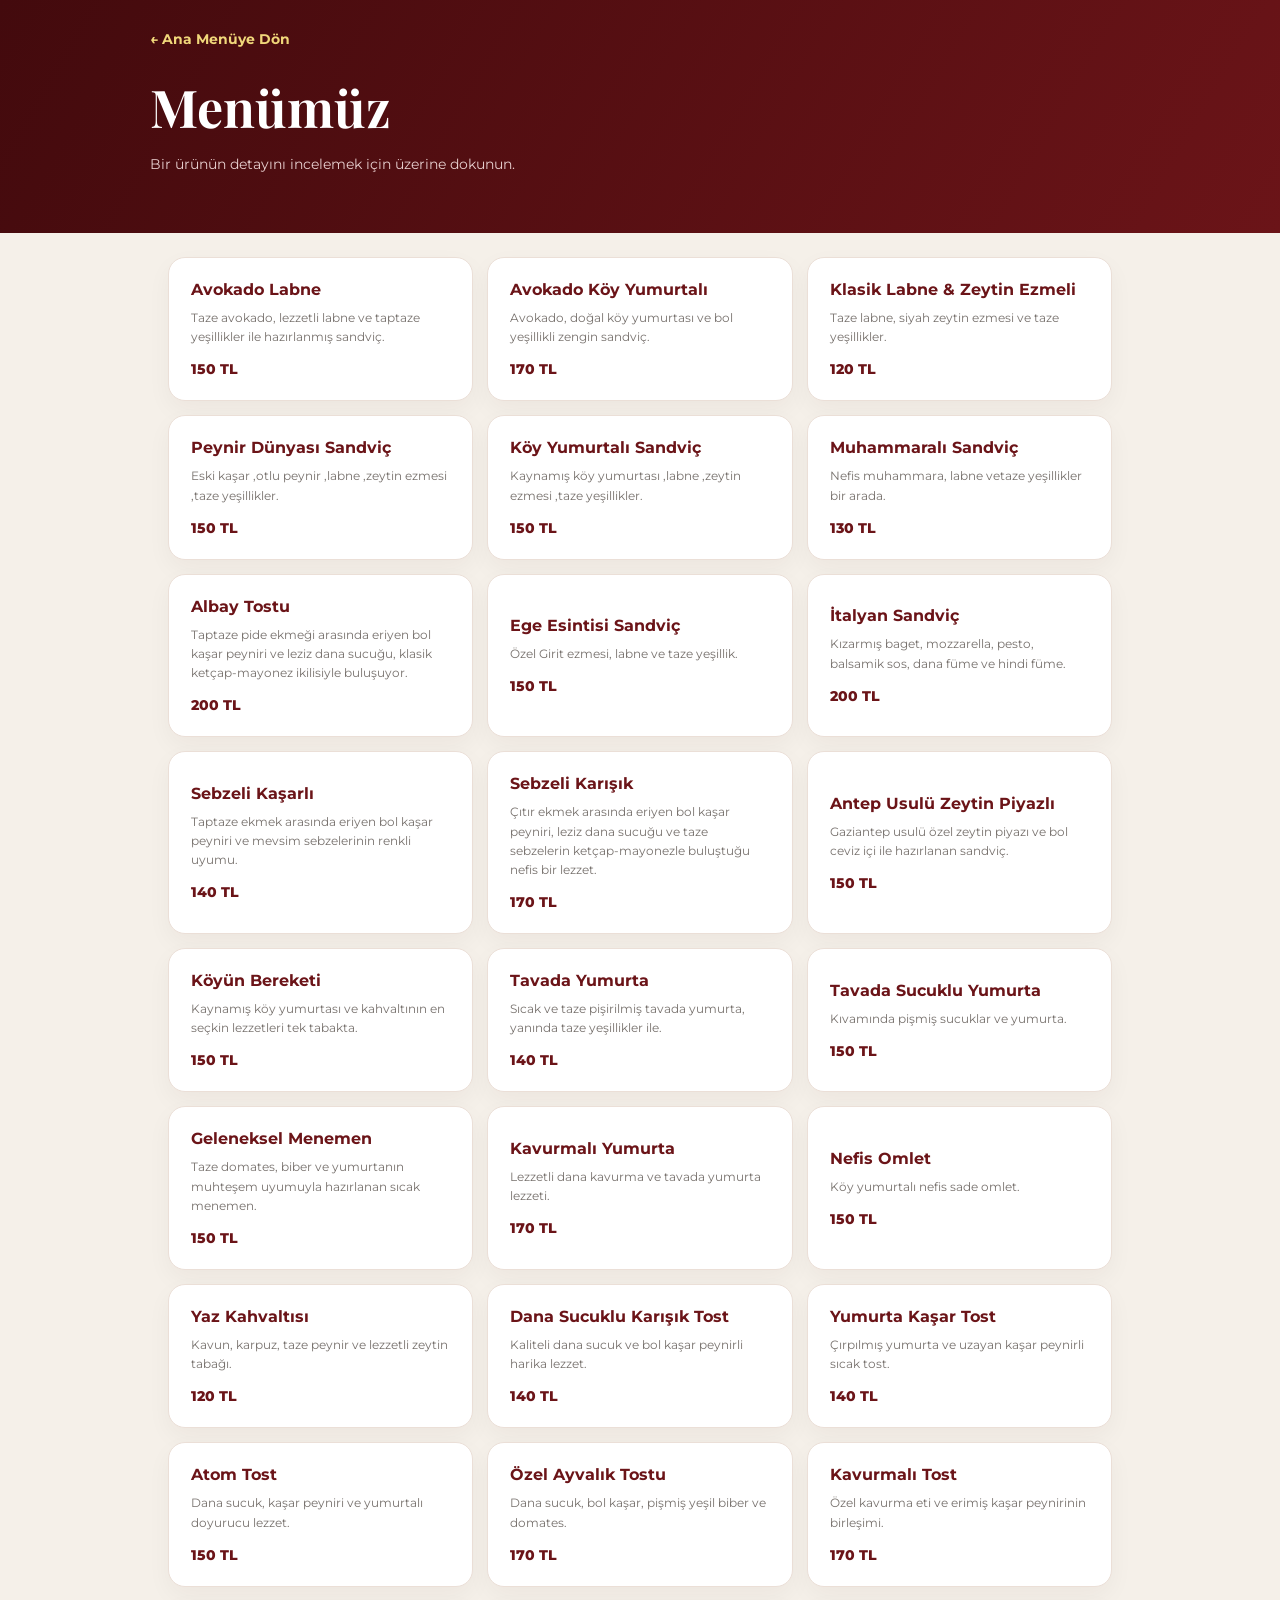
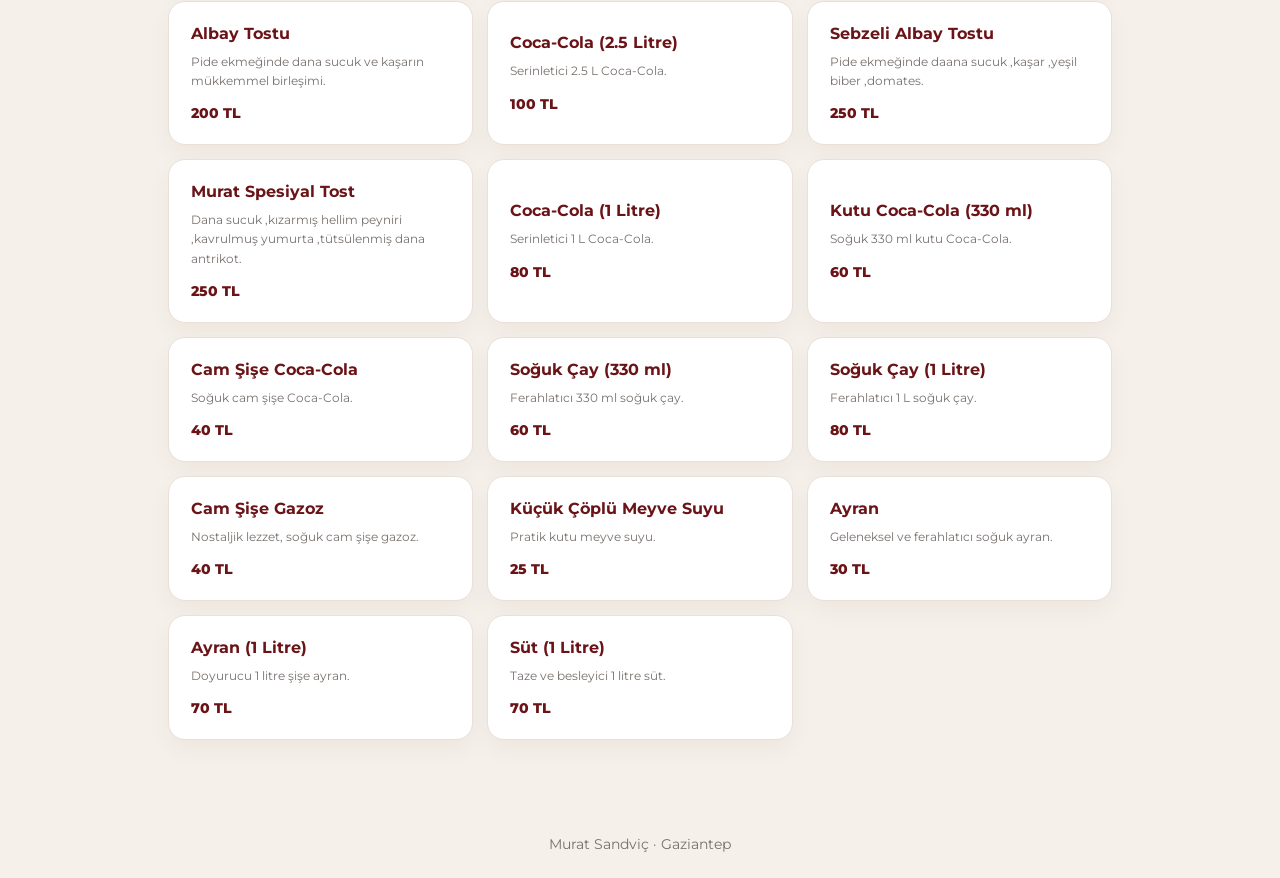
<file: kategori.html>
<!doctype html><html lang="tr"><head><meta charset="utf-8"><meta name="viewport" content="width=device-width,initial-scale=1"><meta name="theme-color" content="#6b1418"><title>Murat Sandviç | Kategori</title><link href="https://fonts.googleapis.com/css2?family=Montserrat:wght@400;600;700;800&family=Playfair+Display:wght@700&display=swap" rel="stylesheet"><style>:root{--primary:#6b1418;--cream:#fdfbf7;--text:#272321;--muted:#77716d}*{box-sizing:border-box}body{margin:0;background:#f5f0e9;color:var(--text);font:14px Montserrat,sans-serif}header{background:linear-gradient(120deg,#430a0d,#6b1418);color:white;padding:30px 18px 46px}main,.inner{max-width:980px;margin:auto}main{padding:24px 18px 70px}a{color:inherit;text-decoration:none}.back{color:#f0d77a;font-weight:700}h1{font:700 clamp(32px,6vw,52px) 'Playfair Display',serif;margin:24px 0 0}.subtitle{color:#e7cece}.grid{display:grid;grid-template-columns:repeat(auto-fit,minmax(260px,1fr));gap:14px}.product{border:1px solid #ebdfd7;border-radius:17px;background:white;text-align:left;padding:22px;cursor:pointer;font:inherit;box-shadow:0 9px 25px #3511110b}.product:hover{transform:translateY(-2px);border-color:#6b1418}.product strong{color:#6b1418;display:block;font-size:16px;margin-bottom:9px}.product span{font-size:12px;color:#77716d;line-height:1.6}.product em{display:block;color:#6b1418;font-weight:800;font-style:normal;margin-top:14px}.badge{font-size:11px;color:#96731d;font-weight:800}footer{text-align:center;color:#77716d;padding:25px}</style><style>
.menu-card{cursor:pointer}.menu-card:focus-visible,.category-link:focus-visible{outline:3px solid var(--gold);outline-offset:3px}
.category-pages{display:flex;flex-wrap:wrap;gap:10px;margin:0 0 22px}.category-link{display:inline-flex;align-items:center;gap:10px;padding:12px 17px;background:white;border:1px solid #e7d9cc;border-radius:14px;color:var(--primary);font-weight:800;font-size:13px;box-shadow:0 6px 18px #4515150b}.category-link:hover{background:var(--primary);color:white}
.product-overlay{position:fixed;inset:0;z-index:9999;background:#16090bd1;display:none;align-items:center;justify-content:center;padding:18px;backdrop-filter:blur(5px)}.product-overlay.open{display:flex}.product-dialog{background:var(--cream);color:var(--text);width:min(580px,100%);max-height:90vh;overflow:auto;border-radius:24px;padding:clamp(22px,5vw,36px);box-shadow:0 28px 90px #0006;position:relative}.product-dialog h2{font:700 clamp(26px,5vw,38px) 'Playfair Display',serif;color:var(--primary);margin:14px 0}.product-dialog p{color:var(--muted);font-size:14px;line-height:1.8}.product-close{position:absolute;right:18px;top:18px;border:0;background:#eee1d8;border-radius:50%;height:36px;width:36px;cursor:pointer;font-size:24px}.product-dialog .detail-price{font-size:21px;color:var(--primary);font-weight:800;margin-top:18px}.video-box{margin-top:22px}.video-box h3{margin-bottom:12px;color:var(--primary);font-size:15px}.video-box video,.video-box iframe{width:100%;aspect-ratio:16/9;border:0;border-radius:14px;background:#140c0c}
</style></head><body><header><div class="inner"><a class="back" href="index.html#menu">← Ana Menüye Dön</a><h1 id="heading">Menümüz</h1><p class="subtitle">Bir ürünün detayını incelemek için üzerine dokunun.</p></div></header><main><div class="grid" id="products"></div></main><footer>Murat Sandviç · Gaziantep</footer><div class="product-overlay" id="productOverlay" role="presentation"><div class="product-dialog" role="dialog" aria-modal="true" aria-labelledby="detailTitle" tabindex="-1"><button class="product-close" id="productClose" aria-label="Kapat">×</button><span class="badge">MURAT SANDVİÇ</span><h2 id="detailTitle"></h2><p id="detailDescription"></p><div class="detail-price" id="detailPrice"></div><div class="video-box" id="detailVideo" hidden></div></div></div><script>
window.MURAT_VIDEOS = { /* Örnek: "italyan sandviç": "https://www.youtube.com/embed/VIDEO_ID" veya "videos/italyan.mp4" */ };
(function(){const overlay=document.getElementById('productOverlay');if(!overlay)return;const close=document.getElementById('productClose');const dialog=overlay.querySelector('.product-dialog');let previousFocus=null;
function openProduct(item){previousFocus=document.activeElement;document.getElementById('detailTitle').textContent=item.name||'';document.getElementById('detailDescription').textContent=item.description||'Ürün bilgisi yakında eklenecek.';document.getElementById('detailPrice').textContent=item.price||'';const box=document.getElementById('detailVideo');box.replaceChildren();const urls=(item.videos&&item.videos.length?item.videos:[item.video||window.MURAT_VIDEOS[(item.name||'').toLocaleLowerCase('tr-TR')]]).filter(Boolean);box.hidden=!urls.length;if(urls.length){const title=document.createElement('h3');title.textContent='Tanıtım Videosu';box.append(title);urls.forEach(url=>{if(/^https:\/\/(www\.)?(youtube\.com\/embed\/|youtube-nocookie\.com\/embed\/)/.test(url)){const frame=document.createElement('iframe');frame.src=url;frame.title='Ürün videosu';frame.allow='accelerometer; autoplay; encrypted-media; gyroscope; picture-in-picture';frame.allowFullscreen=true;frame.loading='lazy';box.append(frame)}else if(/^(videos\/|https:\/\/).+\.mp4(\?.*)?$/i.test(url)){const video=document.createElement('video');video.controls=true;video.preload='none';video.src=url;box.append(video)}else{box.hidden=true}})}overlay.classList.add('open');document.body.style.overflow='hidden';dialog.focus()}
function hide(){overlay.classList.remove('open');document.body.style.overflow='';document.getElementById('detailVideo').replaceChildren();previousFocus?.focus()}
close.addEventListener('click',hide);overlay.addEventListener('click',e=>{if(e.target===overlay)hide()});document.addEventListener('keydown',e=>{if(!overlay.classList.contains('open'))return;if(e.key==='Escape')hide();if(e.key==='Tab'){const nodes=[...dialog.querySelectorAll('button,a,[tabindex]:not([tabindex="-1"]),video[controls]')];if(!nodes.length)return;const first=nodes[0],last=nodes[nodes.length-1];if(e.shiftKey&&document.activeElement===first){e.preventDefault();last.focus()}else if(!e.shiftKey&&document.activeElement===last){e.preventDefault();first.focus()}}});window.showMuratProduct=openProduct;
})();
</script><script>const names={sandvic:'Sandviçler',kahvalti:'Kahvaltı',tost:'Tostlar',icecek:'İçecekler'};const category=new URLSearchParams(location.search).get('tur');document.getElementById('heading').textContent=names[category]||'Menümüz';fetch('urunler.json').then(r=>{if(!r.ok)throw Error('Menü yüklenemedi');return r.json()}).then(items=>{const grid=document.getElementById('products');const filtered=items.filter(i=>!names[category]||i.category===category);filtered.forEach(item=>{const btn=document.createElement('button');btn.className='product';const name=document.createElement('strong');name.textContent=item.name;const desc=document.createElement('span');desc.textContent=item.description;const price=document.createElement('em');price.textContent=item.price;btn.append(name,desc,price);btn.addEventListener('click',()=>showMuratProduct(item));grid.append(btn)})}).catch(()=>document.getElementById('products').textContent='Menü yüklenemedi. Sayfayı GitHub Pages üzerinden açın.');</script></body></html>
</file>
